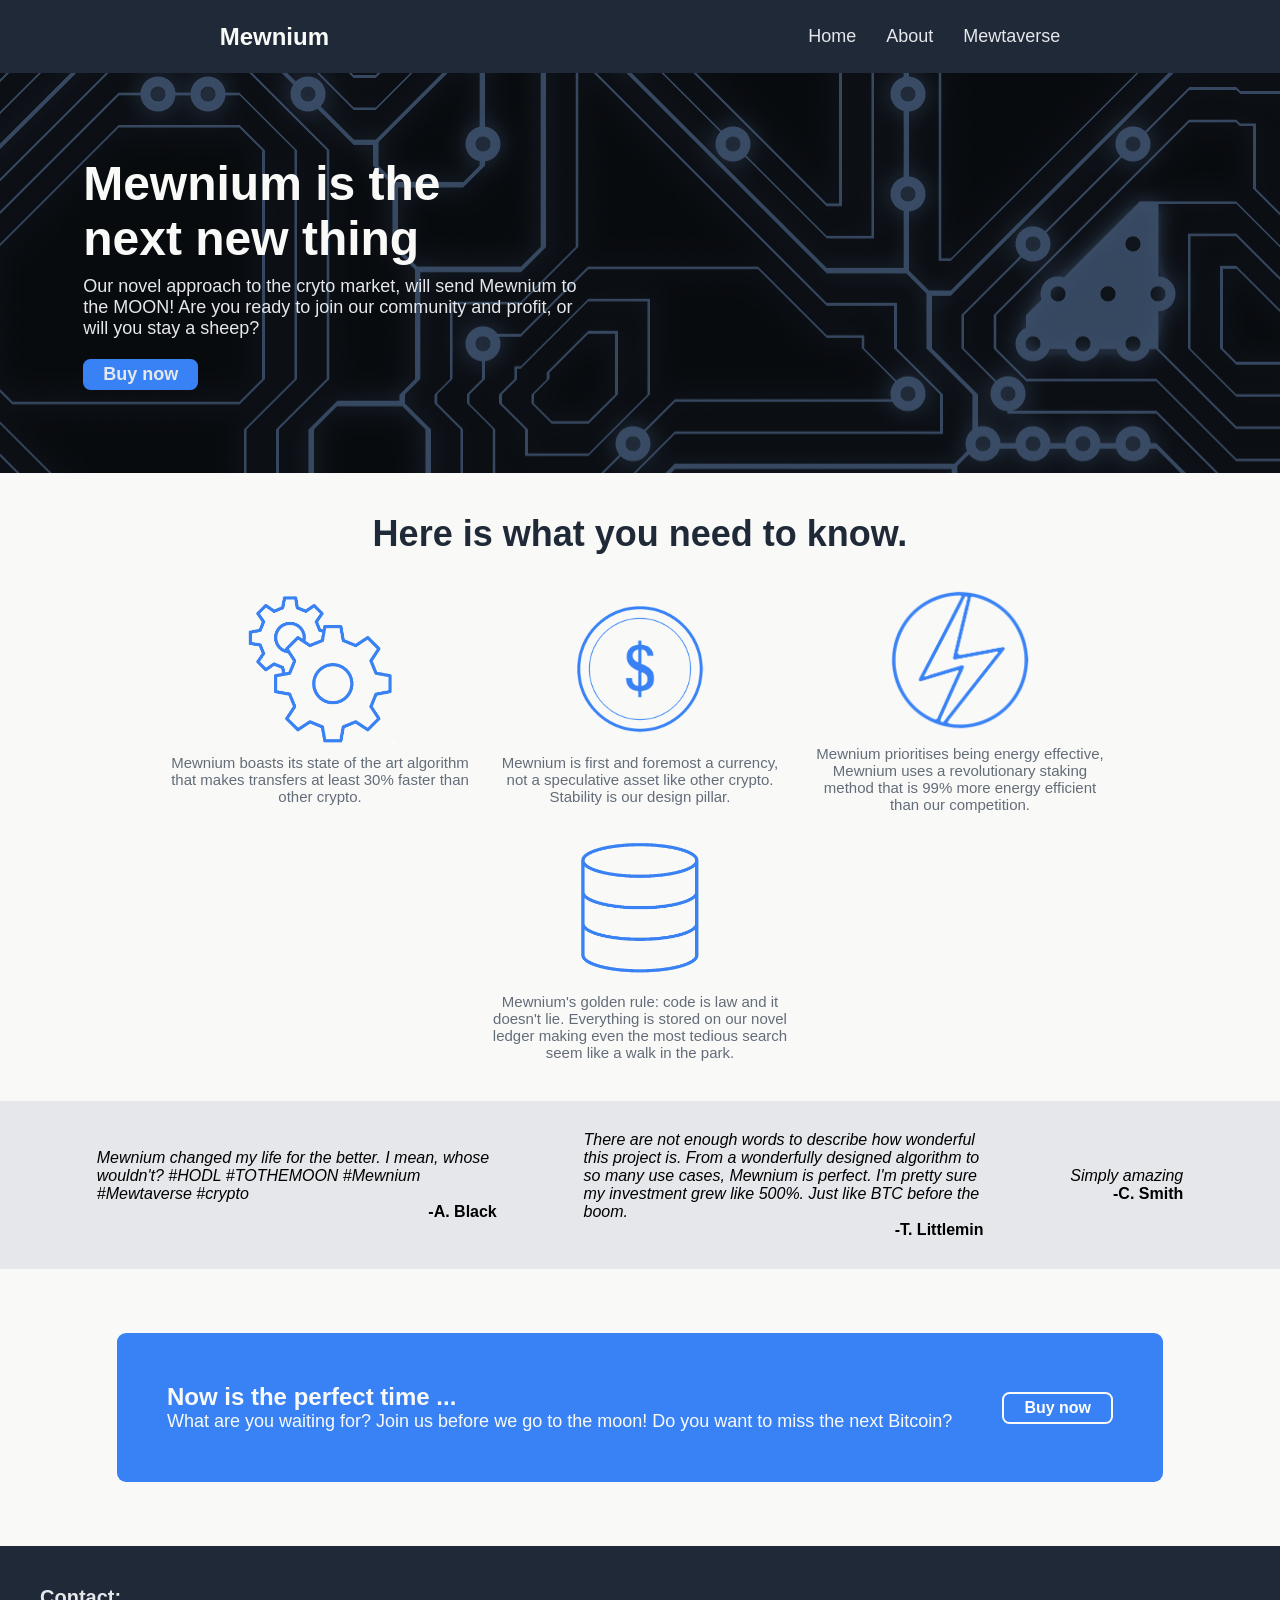
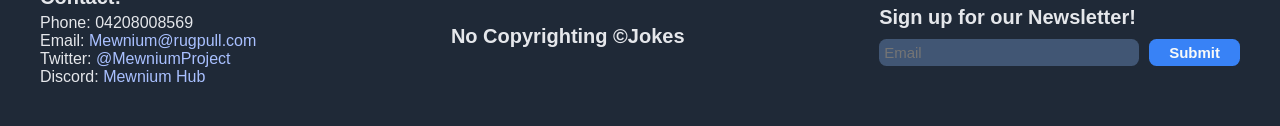
<file: index.html>
<!Doctype html>
<html lang="en">

<head>
    <title>Mewnium Home</title>
    <link rel="stylesheet" href="stylesheet.css">
    <meta charset="UTF-8">
</head>

<body>
    <div class="header">
        <div class="text logo">Mewnium</div>
        <ul>
            <li><a href="#" class="secondary">Home</a></li>
            <li><a href="about.html" class="secondary">About</a></li>
            <li><a href="error.html" class="secondary">Mewtaverse</a></li>
        </ul>
    </div>

    <div class="introduction">
        <div class="scf c-container">
            <div class="header1 small-400">Mewnium is the next new thing</div>
            <div class="small-500 margin-bsmall secondary">Our novel approach to the cryto market, will send Mewnium to the MOON! Are you ready to join our community and profit, or will you stay a sheep?</div>
            <button class="secondary">Buy now</button>
        </div>
    </div>

    <div class="about">
        <div class="header2">Here is what you need to know.</div>
        <div class="information">
            <div class="small-300 c-container">
                <img class="imgph" src="Images/Gears.png">
                <div class="secondary-alt">Mewnium boasts its state of the art algorithm that makes transfers at least 30% faster than other crypto.</div>
            </div>
            <div class="small-300 c-container">
                <img class="imgph" src="Images/Coin.png">
                <div class="secondary-alt">Mewnium is first and foremost a currency, not a speculative asset like other crypto. Stability is our design pillar.</div>
            </div>
            <div class="small-300 c-container">
                <img class="imgph" src="Images/Charge.png">
                <div class="secondary-alt">Mewnium prioritises being energy effective, Mewnium uses a revolutionary staking method that is 99% more energy efficient than our competition.</div>
            </div>
            <div class="small-300 c-container">
                <img class="imgph" src="Images/Data.png">
                <div class="secondary-alt">Mewnium's golden rule: code is law and it doesn't lie. Everything is stored on our novel ledger making even the most tedious search seem like a walk in the park.</div>
            </div>
        </div>
    </div>

    <div class="quoteholder">
        <div class="small-400 quote">
            <div class="text">Mewnium changed my life for the better. I mean, whose wouldn't? #HODL #TOTHEMOON #Mewnium #Mewtaverse #crypto</div>
            <div class="author">-A. Black</div>
        </div>
        <div class="small-400 quote">
            <div class="text">There are not enough words to describe how wonderful this project is. From a wonderfully designed algorithm to so many use cases, Mewnium is perfect. I'm pretty sure my 
                investment grew like 500%. Just like BTC before the boom.
            </div>
            <div class="author">-T. Littlemin</div>
        </div>
        <div class="small-400 quote">
            <div class="text">Simply amazing</div>
            <div class="author">-C. Smith</div>
        </div>
    </div>

    <div class="ending about">
        <div class="cat">
            <div class="container">
                <div class="header1">Now is the perfect time ...</div>
                <div class="text">What are you waiting for? Join us before we go to the moon! Do you want to miss the next Bitcoin?</div>
            </div>
            <button>Buy now</button>
        </div>
    </div>

    <div class="footer">
        <div class="contact">
            <div class="text padb5"><b>Contact:</b></div>
            <div class="text">Phone: 04208008569</div>
            <div class="text">Email: <a href="#" target="_blank">Mewnium@rugpull.com</a></div>
            <div class="text">Twitter: <a href="#" target="_blank">@MewniumProject</a></div>
            <div class="text">Discord: <a href="#" target="_blank">Mewnium Hub</a></div>
        </div>
        <div><b>No Copyrighting ©Jokes</b></div>
        <div class="newsletter">
            <div class="text"><b>Sign up for our Newsletter!</b></div>
            <form>
                <input type="email" placeholder="Email">
                <input type="submit">
            </form>
        </div>
    </div>
</body>

</html>
</file>
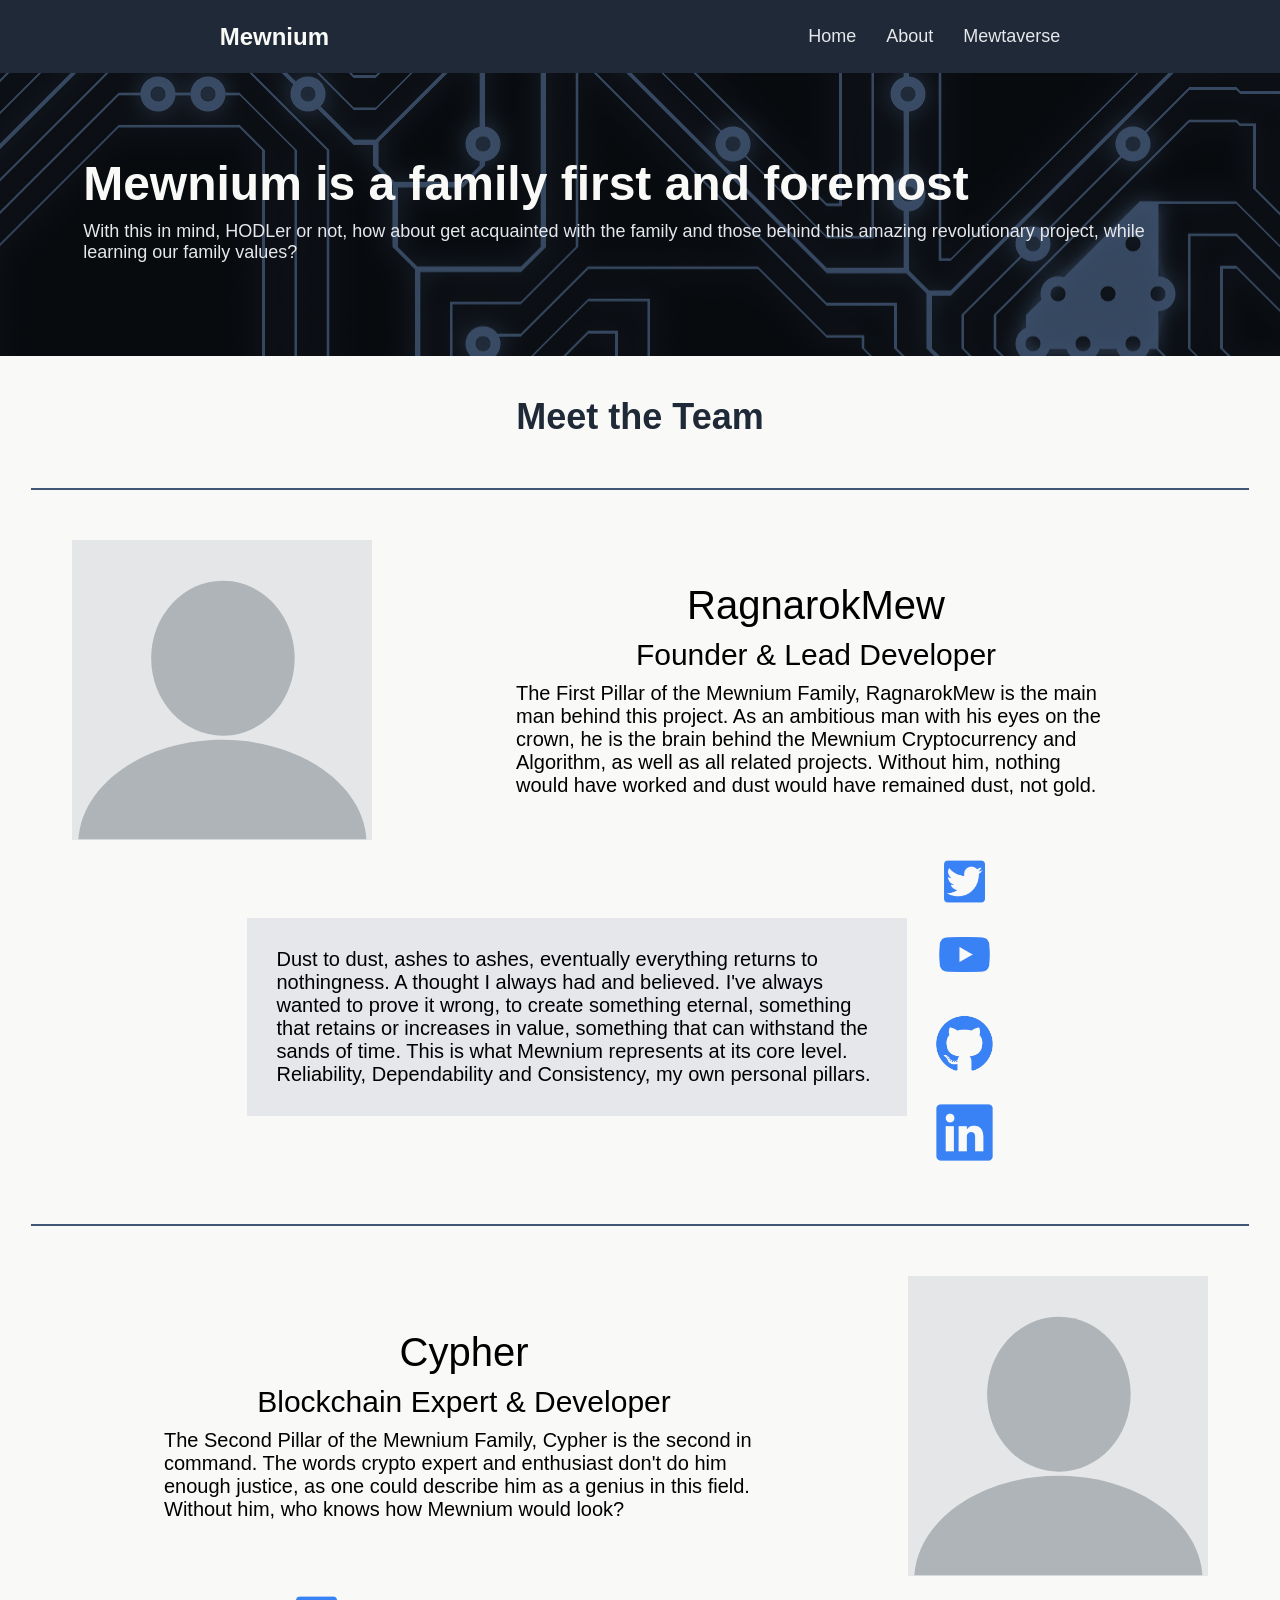
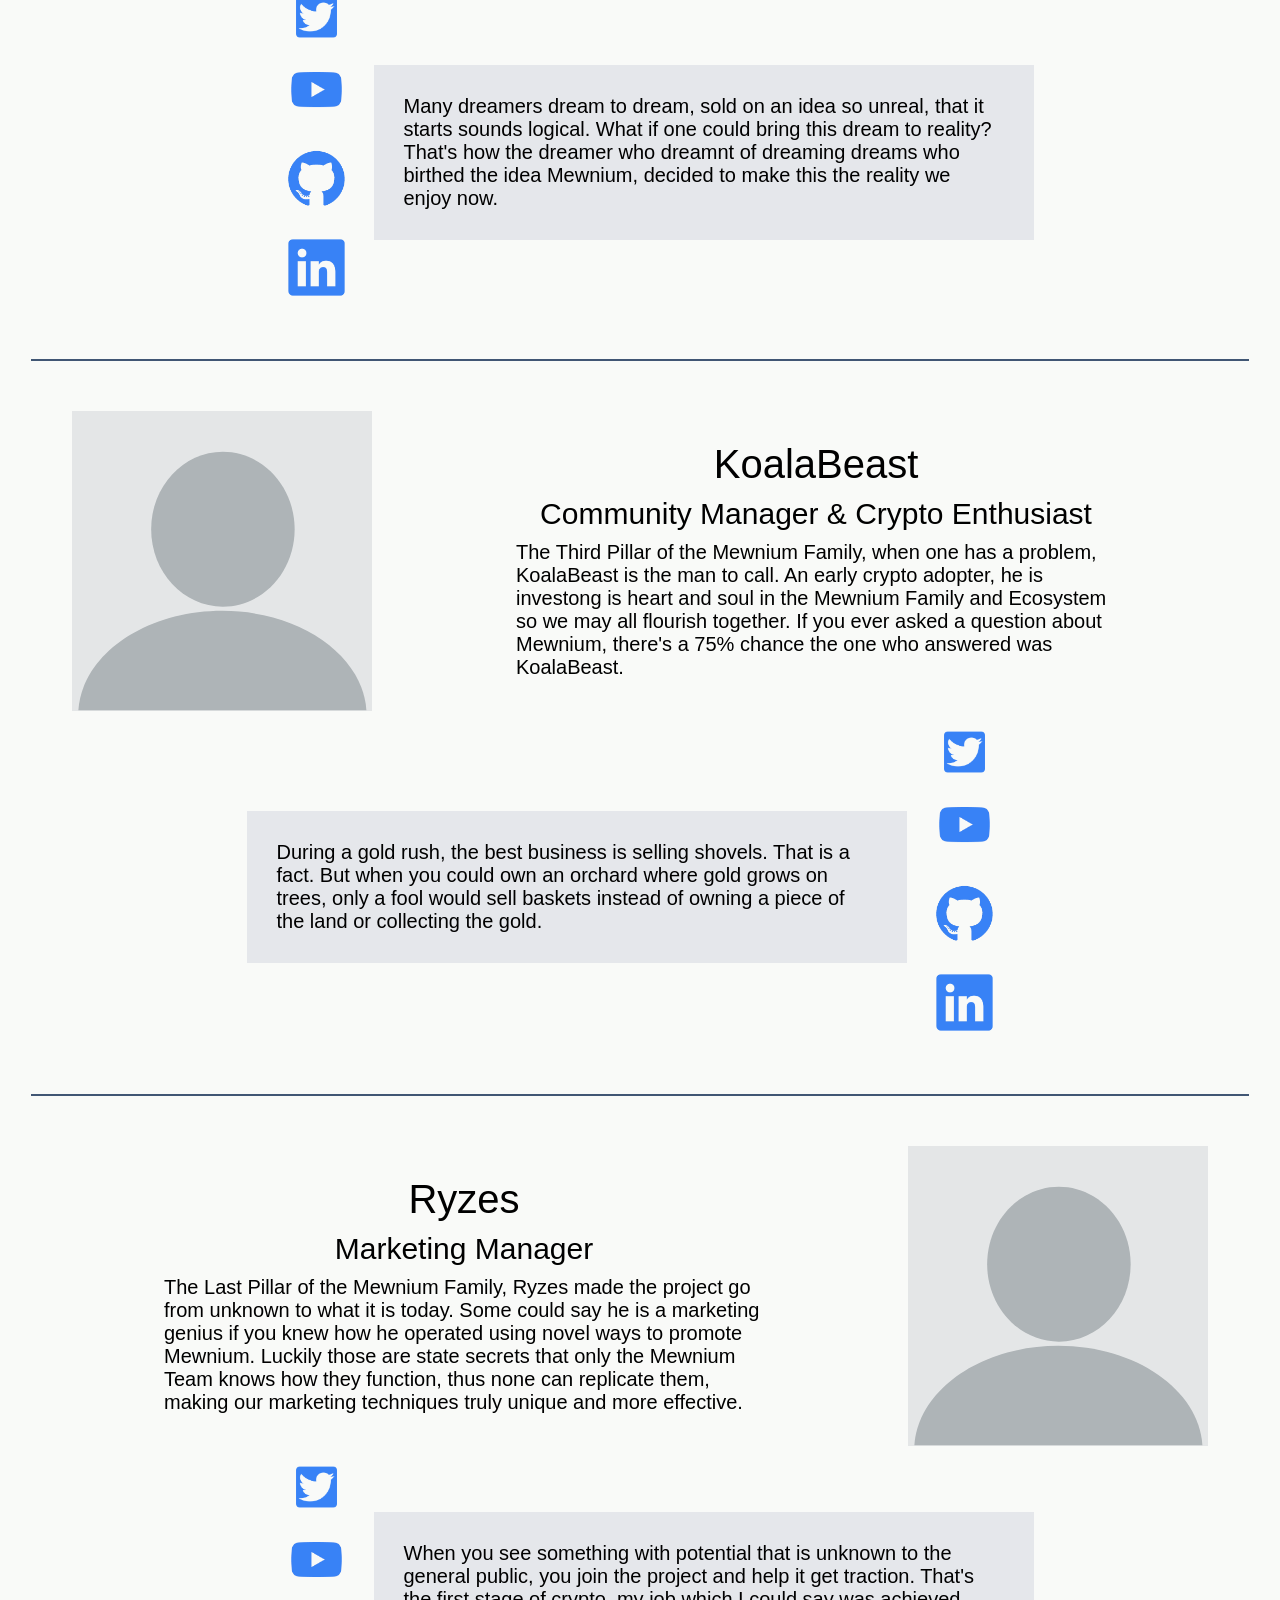
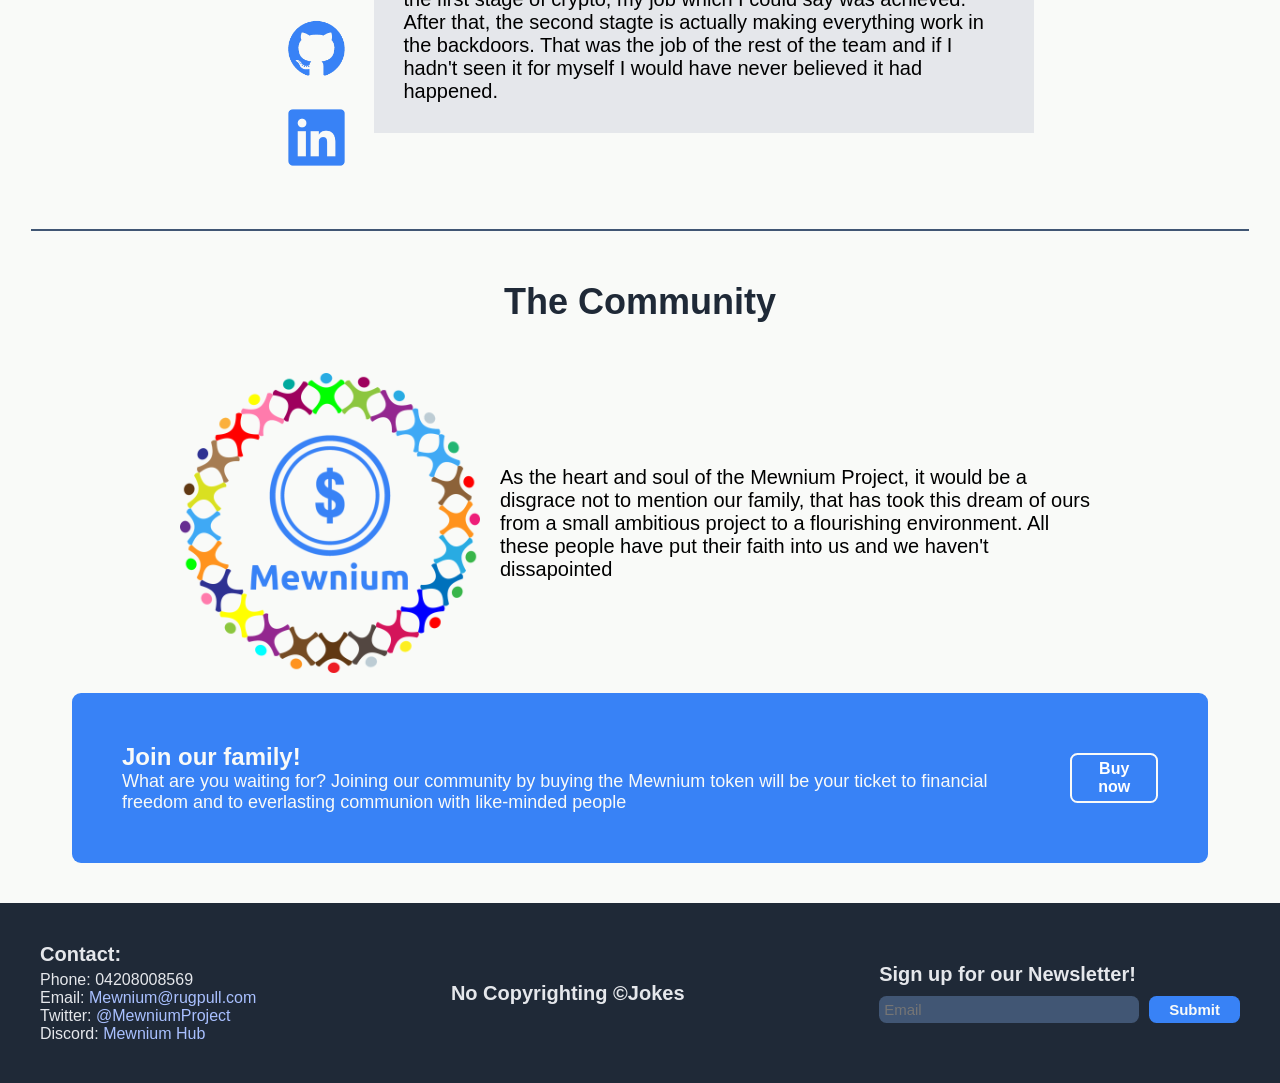
<file: about.html>
<!DOCTYPE html>
<html lang="en">

<head>
    <title>Mewnium Home</title>
    <link rel="stylesheet" href="stylesheet.css">
    <meta charset="UTF-8">
</head>

<body>
    <div class="header">
        <div class="text logo">Mewnium</div>
        <ul>
            <li><a href="index.html" class="secondary">Home</a></li>
            <li><a href="#" class="secondary">About</a></li>
            <li><a href="error.html" class="secondary">Mewtaverse</a></li>
        </ul>
    </div>

    <div class="introduction">
        <div class="scf c-container">
            <div class="header1">Mewnium is a family first and foremost</div>
            <div class="margin-bsmall secondary">With this in mind, HODLer or not, how about get acquainted with the family and those behind this amazing revolutionary project, while learning our family values?</div>
        </div>
    </div>

    <div class="bgap about">
        <div class="header2">Meet the Team</div>
        <div class="bootleghr"></div>
        <div class="left team">
            <img src="Images/anon.svg" class="lp imgteam imgph">
            <div class="f1 c columnc">
                <div class="bigh text">RagnarokMew</div>
                <div class="mediumh text">Founder & Lead Developer</div>
                <div class="smallh small-600 text">The First Pillar of the Mewnium Family, RagnarokMew is the main man behind this project. As an ambitious man with his eyes on the crown, he is the brain behind the Mewnium Cryptocurrency and Algorithm, as well as all related projects. Without him, nothing would have worked and dust would have remained dust, not gold.</div>
            </div>
            <div class="f1 pad30 small-600 smallh quote">Dust to dust, ashes to ashes, eventually everything returns to nothingness. A thought I always had and believed. I've always wanted to prove it wrong, to create something eternal, something that retains or increases in value, something that can withstand the sands of time. This is what Mewnium represents at its core level. Reliability, Dependability and Consistency, my own personal pillars.</div>
            <div class="rp columnc">
                <a href="https://twitter.com/"><img alt="Twitter" src="Images/Twitter.png"></a>
                <a href="https://www.youtube.com/"><img alt="Youtube" src="Images/Youtube.png"></a>
                <a href="https://github.com/RagnarokMew"><img alt="Github" src="Images/GitHub.png"></a>
                <a href="https://www.linkedin.com/"><img alt="LinkedIn" src="Images/Linkedin.png"></a>
            </div>
        </div>
        <div class="bootleghr"></div>
        <div class="right team">
            <img src="Images/anon.svg" class="rp imgteam imgph">
            <div class="f1 c columnc">
                <div class="bigh text">Cypher</div>
                <div class="mediumh text">Blockchain Expert & Developer</div>
                <div class="smallh small-600 text">The Second Pillar of the Mewnium Family, Cypher is the second in command. The words crypto expert and enthusiast don't do him enough justice, as one could describe him as a genius in this field. Without him, who knows how Mewnium would look?</div>
            </div>
            <div class="f1 pad30 small-600 smallh quote">Many dreamers dream to dream, sold on an idea so unreal, that it starts sounds logical. What if one could bring this dream to reality? That's how the dreamer who dreamnt of dreaming dreams who birthed the idea Mewnium, decided to make this the reality we enjoy now.</div>
            <div class="lp columnc">
                <a href="https://twitter.com/"><img alt="Twitter" src="Images/Twitter.png"></a>
                <a href="https://www.youtube.com/"><img alt="Youtube" src="Images/Youtube.png"></a>
                <a href="https://github.com/"><img alt="Github" src="Images/GitHub.png"></a>
                <a href="https://www.linkedin.com/"><img alt="LinkedIn" src="Images/Linkedin.png"></a>
            </div>
        </div>
        <div class="bootleghr"></div>
        <div class="left team">
            <img src="Images/anon.svg" class="lp imgteam imgph">
            <div class="f1 c columnc">
                <div class="bigh text">KoalaBeast</div>
                <div class="mediumh text">Community Manager & Crypto Enthusiast</div>
                <div class="smallh small-600 text">The Third Pillar of the Mewnium Family, when one has a problem, KoalaBeast is the man to call. An early crypto adopter, he is investong is heart and soul in the Mewnium Family and Ecosystem so we may all flourish together. If you ever asked a question about Mewnium, there's a 75% chance the one who answered was KoalaBeast.</div>
            </div>
            <div class="f1 pad30 small-600 smallh quote">During a gold rush, the best business is selling shovels. That is a fact. But when you could own an orchard where gold grows on trees, only a fool would sell baskets instead of owning a piece of the land or collecting the gold.</div>
            <div class="rp columnc">
                <a href="https://twitter.com/"><img alt="Twitter" src="Images/Twitter.png"></a>
                <a href="https://www.youtube.com/"><img alt="Youtube" src="Images/Youtube.png"></a>
                <a href="https://github.com/"><img alt="Github" src="Images/GitHub.png"></a>
                <a href="https://www.linkedin.com/"><img alt="LinkedIn" src="Images/Linkedin.png"></a>
            </div>
        </div>
        <div class="bootleghr"></div>
        <div class="right team">
            <img src="Images/anon.svg" class="rp imgteam imgph">
            <div class="f1 c columnc">
                <div class="bigh text">Ryzes</div>
                <div class="mediumh text">Marketing Manager</div>
                <div class="smallh small-600 text">The Last Pillar of the Mewnium Family, Ryzes made the project go from unknown to what it is today. Some could say he is a marketing genius if you knew how he operated using novel ways to promote Mewnium. Luckily those are state secrets that only the Mewnium Team knows how they function, thus none can replicate them, making our marketing techniques truly unique and more effective.</div>
            </div>
            <div class="f1 pad30 small-600 smallh quote">When you see something with potential that is unknown to the general public, you join the project and help it get traction. That's the first stage of crypto, my job which I could say was achieved. After that, the second stagte is actually making everything work in the backdoors. That was the job of the rest of the team and if I hadn't seen it for myself I would have never believed it had happened.</div>
            <div class="lp columnc">
                <a href="https://twitter.com/"><img alt="Twitter" src="Images/Twitter.png"></a>
                <a href="https://www.youtube.com/"><img alt="Youtube" src="Images/Youtube.png"></a>
                <a href="https://github.com/"><img alt="Github" src="Images/GitHub.png"></a>
                <a href="https://www.linkedin.com/"><img alt="LinkedIn" src="Images/Linkedin.png"></a>
            </div>
        </div>
        <div class="bootleghr"></div>
        <div class="header2">The Community</div>
        <div class="team">
            <img src="Images/Community.png" class="imgteam imgph">
            <div class="smallh small-600 text">As the heart and soul of the Mewnium Project, it would be a disgrace not to mention our family, that has took this dream of ours from a small ambitious project to a flourishing environment. All these people have put their faith into us and we haven't dissapointed</div>
            <div class="cat">
                <div class="container">
                    <div class="header1">Join our family!</div>
                    <div class="text">What are you waiting for? Joining our community by buying the Mewnium token will be your ticket to financial freedom and to everlasting communion with like-minded people</div>
                </div>
                <button class="bst">Buy now</button>
            </div>
        </div>
    </div>

    <div class="footer">
        <div class="contact">
            <div class="text padb5"><b>Contact:</b></div>
            <div class="text">Phone: 04208008569</div>
            <div class="text">Email: <a href="#" target="_blank">Mewnium@rugpull.com</a></div>
            <div class="text">Twitter: <a href="#" target="_blank">@MewniumProject</a></div>
            <div class="text">Discord: <a href="#" target="_blank">Mewnium Hub</a></div>
        </div>
        <div><b>No Copyrighting ©Jokes</b></div>
        <div class="newsletter">
            <div class="text"><b>Sign up for our Newsletter!</b></div>
            <form>
                <input type="email" placeholder="Email">
                <input type="submit">
            </form>
        </div>
    </div>
</body>

</html>
</file>
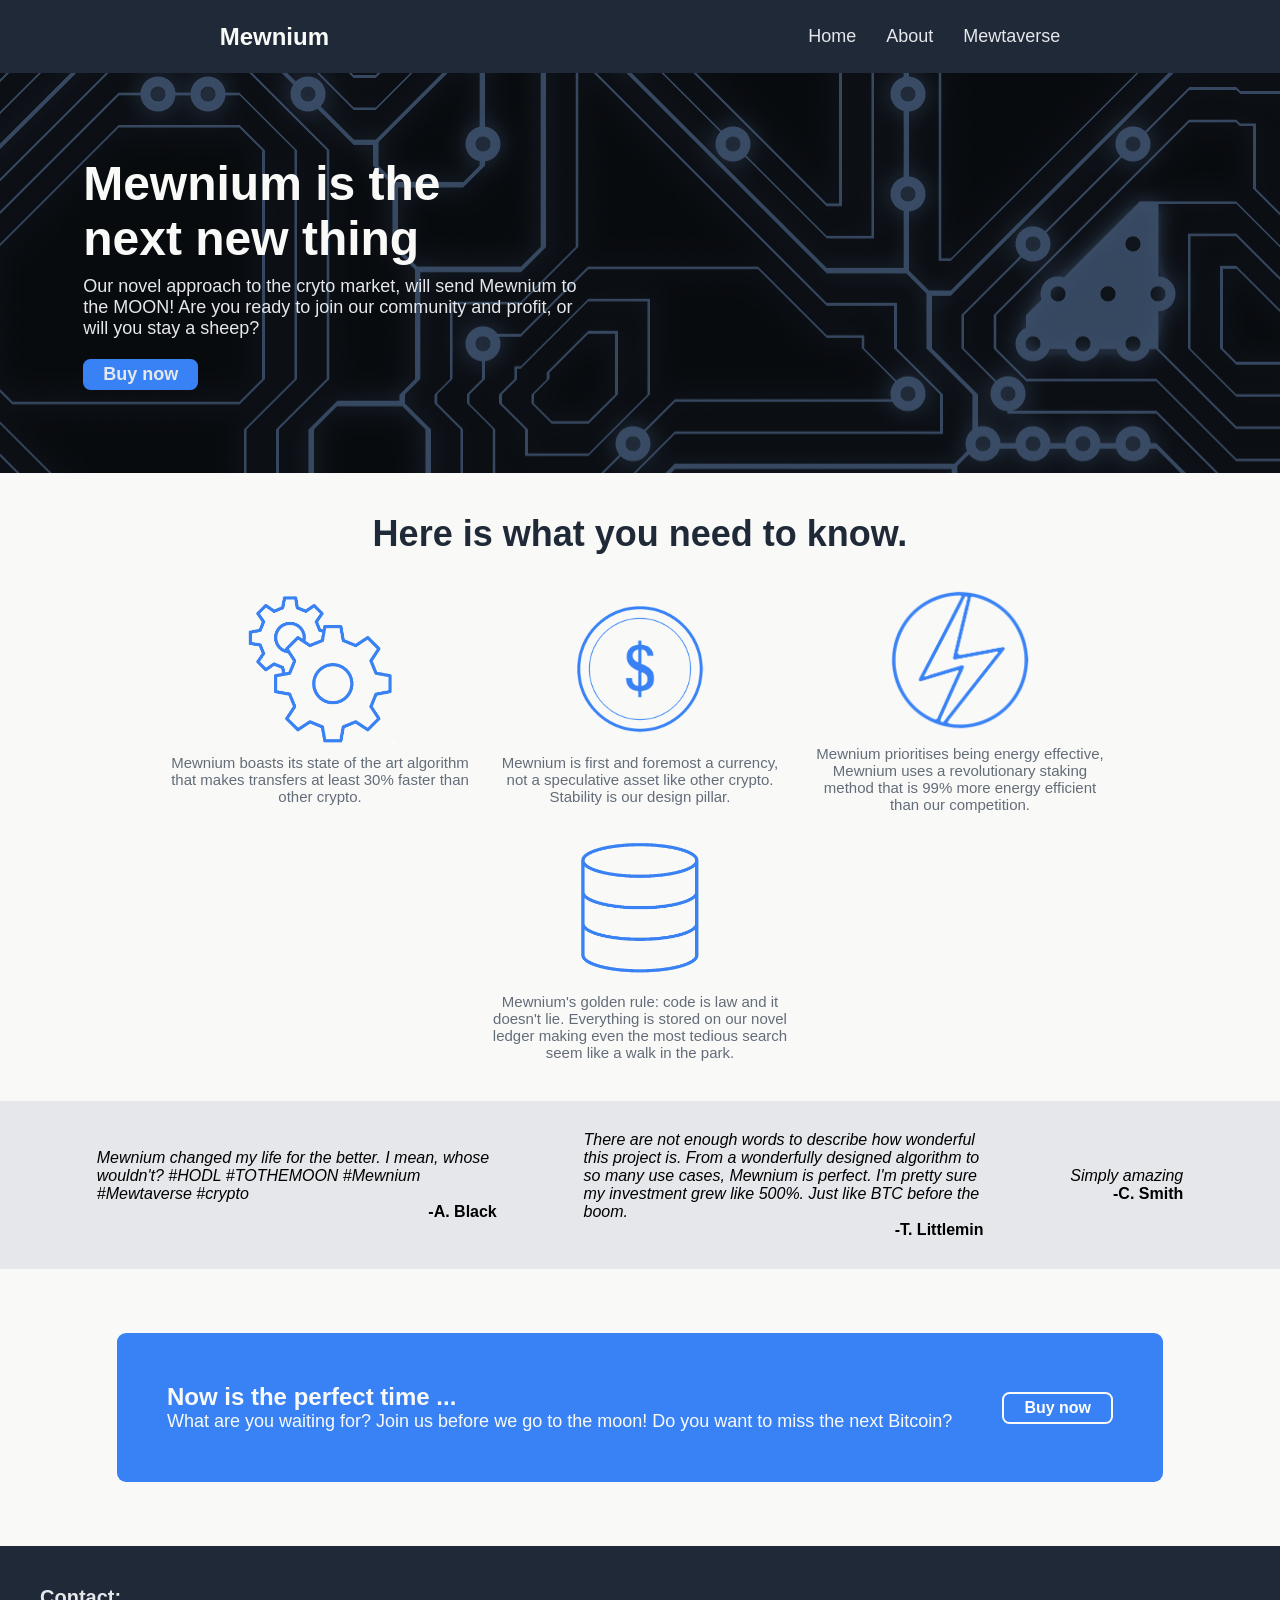
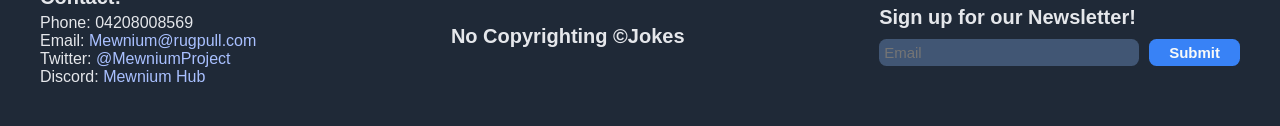
<file: home.html>
<!Doctype html>
<html lang="en">

<head>
    <title>Mewnium Home</title>
    <link rel="stylesheet" href="stylesheet.css">
    <meta charset="UTF-8">
</head>

<body>
    <div class="header">
        <div class="text logo">Mewnium</div>
        <ul>
            <li><a href="#" class="secondary">Home</a></li>
            <li><a href="about.html" class="secondary">About</a></li>
            <li><a href="error.html" class="secondary">Mewtaverse</a></li>
        </ul>
    </div>

    <div class="introduction">
        <div class="scf c-container">
            <div class="header1 small-400">Mewnium is the next new thing</div>
            <div class="small-500 margin-bsmall secondary">Our novel approach to the cryto market, will send Mewnium to the MOON! Are you ready to join our community and profit, or will you stay a sheep?</div>
            <button class="secondary">Buy now</button>
        </div>
    </div>

    <div class="about">
        <div class="header2">Here is what you need to know.</div>
        <div class="information">
            <div class="small-300 c-container">
                <img class="imgph" src="Images/Gears.png">
                <div class="secondary-alt">Mewnium boasts its state of the art algorithm that makes transfers at least 30% faster than other crypto.</div>
            </div>
            <div class="small-300 c-container">
                <img class="imgph" src="Images/Coin.png">
                <div class="secondary-alt">Mewnium is first and foremost a currency, not a speculative asset like other crypto. Stability is our design pillar.</div>
            </div>
            <div class="small-300 c-container">
                <img class="imgph" src="Images/Charge.png">
                <div class="secondary-alt">Mewnium prioritises being energy effective, Mewnium uses a revolutionary staking method that is 99% more energy efficient than our competition.</div>
            </div>
            <div class="small-300 c-container">
                <img class="imgph" src="Images/Data.png">
                <div class="secondary-alt">Mewnium's golden rule: code is law and it doesn't lie. Everything is stored on our novel ledger making even the most tedious search seem like a walk in the park.</div>
            </div>
        </div>
    </div>

    <div class="quoteholder">
        <div class="small-400 quote">
            <div class="text">Mewnium changed my life for the better. I mean, whose wouldn't? #HODL #TOTHEMOON #Mewnium #Mewtaverse #crypto</div>
            <div class="author">-A. Black</div>
        </div>
        <div class="small-400 quote">
            <div class="text">There are not enough words to describe how wonderful this project is. From a wonderfully designed algorithm to so many use cases, Mewnium is perfect. I'm pretty sure my 
                investment grew like 500%. Just like BTC before the boom.
            </div>
            <div class="author">-T. Littlemin</div>
        </div>
        <div class="small-400 quote">
            <div class="text">Simply amazing</div>
            <div class="author">-C. Smith</div>
        </div>
    </div>

    <div class="ending about">
        <div class="cat">
            <div class="container">
                <div class="header1">Now is the perfect time ...</div>
                <div class="text">What are you waiting for? Join us before we go to the moon! Do you want to miss the next Bitcoin?</div>
            </div>
            <button>Buy now</button>
        </div>
    </div>

    <div class="footer">
        <div class="contact">
            <div class="text padb5"><b>Contact:</b></div>
            <div class="text">Phone: 04208008569</div>
            <div class="text">Email: <a href="#" target="_blank">Mewnium@rugpull.com</a></div>
            <div class="text">Twitter: <a href="#" target="_blank">@MewniumProject</a></div>
            <div class="text">Discord: <a href="#" target="_blank">Mewnium Hub</a></div>
        </div>
        <div><b>No Copyrighting ©Jokes</b></div>
        <div class="newsletter">
            <div class="text"><b>Sign up for our Newsletter!</b></div>
            <form>
                <input type="email" placeholder="Email">
                <input type="submit">
            </form>
        </div>
    </div>
</body>

</html>
</file>
<file: stylesheet.css>
body
{
    padding: 0;
    margin:0;
    font-family: Roboto, Ubuntu, Cantarell, sans-serif;
    display: flex;
    flex-direction: column;
    min-height: 100vh;
    min-width: 100vw;
    overflow-x: hidden;
}

ul
{
    list-style: none;
    display: flex;
    gap:30px;
    flex-wrap: wrap;
}

a
{
    text-decoration: none;
}

.secondary
{
    font-size: 18px;
    color: #e5e7eb;
}

.secondary-alt
{
    font-size: 15px;
    color: #636C78;
    text-align: center;
}

.header
{
    display: flex;
    justify-content: space-between;
    padding: 10px 0px;
}

.logo
{
    font-size: 24px;
    color: #f9faf8;
    font-weight: bold;
}

.header
{
    display: flex;
    background-color: #1f2937;
    justify-content: space-around;
    align-items: center;
    flex-grow: 1;
    overflow-wrap: break-word;
}

.introduction
{
    background-color: #1f2937;
    padding: 6.5vw;
    flex-grow: 1;
    background: url(Images/circuit-board.png) repeat;
    display: flex;
    justify-content: space-between;
    align-items: center;
    flex-wrap: wrap;
}

.small-300
{
    max-width: 300px;
}

.small-400
{
    max-width: 400px;
}

.small-500
{
    max-width: 500px;
}

.small-600
{
    max-width: 600px;
}

.margin-bsmall
{
    margin-bottom: 10px;
}

.header1
{
    font-size: 48px;
    font-weight: bolder;
    color: #f9faf8;
}

.header2
{
    font-size: 36px;
    font-weight: bolder;
    color: #1f2937;
}

button
{
    border-radius: 7.5px;
    background-color: #3882f6;
    border: 0;
    padding:5px 20px;
    font-weight: 600;
}

.about
{
    background-color: #f9faf8;
    display: flex;
    flex-direction: column;
    align-items: center;
    justify-content: center;
    padding: 40px;
    gap:30px;
    flex-grow: 1;
}

.information
{
    display: flex;
    gap: 20px;
    flex-wrap: wrap;
    justify-content: center;
}

.c-container
{
    display: flex;
    flex-flow: column wrap;
    justify-content: center;
    align-items: center;
    gap:10px;
}

.imgph
{
    width: 150px;
    height: 150px;
    /*border: 5px solid #3882f6;
    border-radius: 10px;*/
}

.quoteholder
{
    display: flex;
    flex-flow: row wrap;
    background-color: #e5e7eb;
    padding: 30px;
    justify-content: space-evenly;
    align-items: center;
    gap: 20px;

    flex-grow: 1;
}

.quote
{
    display: flex;
    flex-flow: column wrap;
    background-color: #e5e7eb;
}

.author
{
    font-weight: 600;
    align-self: flex-end;
}

.quote .text
{
    font-style: italic;
    font-weight: 300;
}

.whitet
{
    color: #f9faf8;
}

.ending
{
    padding: 5vw;
}

.cat
{
    background-color: #3882f6;
    color:#f9faf8;
    display: flex;
    justify-content: center;
    align-items: center;
    padding: 50px;
    gap: 50px;
    border-radius: 9px;
    margin: 0 2.5vw;
}

.cat .header1
{
    font-weight: 600;
    font-size: 24px;
}

.cat .text
{
    font-size: 18px;
    font-weight: 300;
}

.ending button
{
    border-radius: 7.5px;
    color: white;
    border: 2px solid #f9faf8;
    font-size: 16px;
}

.bst
{
    border-radius: 7.5px;
    color: white;
    border: 2px solid #f9faf8;
    font-size: 16px;
}

button:hover
{
    background-color: #1469f3;
}

button:active
{
    background-color: #0053d8;
}

.footer
{
    background-color: #1f2937;
    color: #e5e7eb;
    display: flex;
    justify-content: space-between;
    align-items: center;
    padding: 40px;
    flex-wrap: wrap;
    gap: 30px;
}

.footer .text
{
    font-weight: 300;
}

.contact a
{
    color: #a9c0ff
}

.padb5
{
    padding-bottom: 5px;
}

b
{
    font-weight: 900;
    font-size: 20px;
}

form
{
    margin-top:10px;
}

form
{
    display: flex;
    flex-wrap: wrap;
    gap: 10px;
}

input[type=email]
{
    border: 0;
    border-radius: 7.5px;
    background-color: #415674;
    padding: 5px;
    color:#f9faf8;
    font-size: 15px;
    width: 250px;
}

input[type=submit]
{
    border-radius: 7.5px;
    background-color: #3882f6;
    border: 0;
    padding:5px 20px;
    font-weight: 600;
    color: #f9faf8;
    font-size: 15px;
}

input[type=submit]:hover
{
    background-color: #1469f3;
}

input[type=submit]:active
{
    background-color: #0053d8;
}

.scf
{
    justify-content: center;
    align-items: flex-start;
}

.imgteam
{
    width: 300px;
    height: 300px;
}

.bigh
{
    font-size: 40px;
}

.mediumh
{
    font-size: 30px;
}

.smallh
{
    font-size: 20px;
}

.columnc
{
    display: flex;
    flex-flow: column wrap;
    gap: 10px;
}

.team
{
    display: flex;
    gap: 20px;
    flex-wrap: wrap;
    width: 100%;
    align-items: center;
    justify-content: center;
}

.left
{
    flex-direction: row;
}

.right
{
    flex-direction: row-reverse;
}

.espace
{
    flex: 0.1 1 auto;
}

.f1
{
    flex-grow: 1;
}

.bgap
{
    gap:50px;
}

.bootleghr
{
    border: 1px solid #415674;
    width: 95vw;
}

.pad30
{
    padding: 30px;
}

a img
{
    max-width: 75px;
    max-height: 75px;
}
.c
{
    align-items: center;
}
.rp
{
    padding-right: 2.5vw;
}
.lp
{
    padding-left: 2.5vw;
}
.f2
{
    flex-grow: 5;
}
.f3
{
    flex-grow: 0.5;
}
</file>
